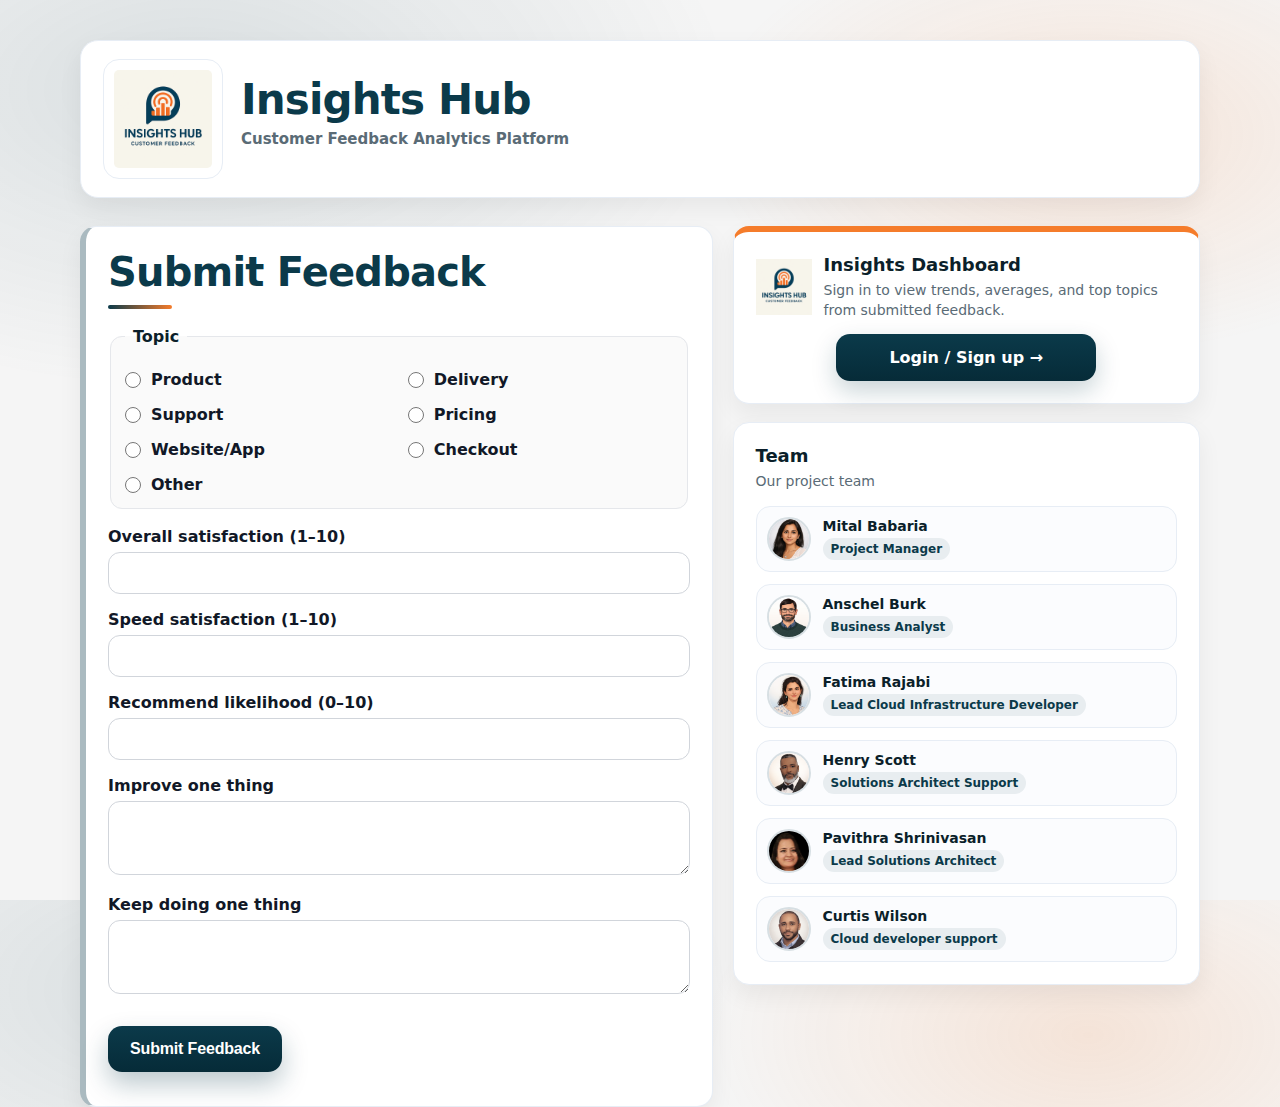
<file: frontend/survey-form/feedback.html>
<!doctype html>
<html lang="en">

<head>
    <meta charset="UTF-8" />
    <title>Feedback</title>
    <link rel="stylesheet" href="styles.css?v=4">
</head>

<body>
    <main class="landing">
        <!-- Top brand bar -->
        <!-- Top brand header -->
        <header class="brand-header">
            <div class="brand-inner">
                <img src="Insights_Hub_Logo.png" alt="Insights Hub Logo" class="brand-header-logo" />
                <div class="brand-text">
                    <h1 class="brand-title">Insights Hub</h1>
                    <p class="brand-tagline">Customer Feedback Analytics Platform</p>
                </div>
            </div>
        </header>


        <section class="landing-grid">
            <!-- LEFT: your existing form card (unchanged fields/ids) -->
            <section class="card">
                <h1 class="page-title">Submit Feedback</h1>

                <form id="feedback-form">
                    <fieldset class="topic-group">
                        <legend>Topic</legend>

                        <label><input type="radio" name="topic" value="Product" required> Product</label>
                        <label><input type="radio" name="topic" value="Delivery"> Delivery</label>
                        <label><input type="radio" name="topic" value="Support"> Support</label>

                        <label><input type="radio" name="topic" value="Pricing"> Pricing</label>
                        <label><input type="radio" name="topic" value="App/Website"> Website/App</label>
                        <label><input type="radio" name="topic" value="Checkout"> Checkout</label>

                        <label><input type="radio" name="topic" value="Other"> Other</label>
                    </fieldset>

                    <p>
                        <label for="overall_satisfaction">Overall satisfaction (1–10)</label>
                        <input id="overall_satisfaction" name="overall_satisfaction" type="number" min="1" max="10"
                            required>
                    </p>

                    <p>
                        <label for="speed_satisfaction">Speed satisfaction (1–10)</label>
                        <input id="speed_satisfaction" name="speed_satisfaction" type="number" min="1" max="10"
                            required>
                    </p>

                    <p>
                        <label for="recommend_likelihood">Recommend likelihood (0–10)</label>
                        <input id="recommend_likelihood" name="recommend_likelihood" type="number" min="0" max="10"
                            required>
                    </p>

                    <p>
                        <label for="improve_one_thing">Improve one thing</label>
                        <textarea id="improve_one_thing" name="improve_one_thing" rows="3"></textarea>
                    </p>

                    <p>
                        <label for="keep_doing_one_thing">Keep doing one thing</label>
                        <textarea id="keep_doing_one_thing" name="keep_doing_one_thing" rows="3"></textarea>
                    </p>

                    <button type="submit" class="btn-submit">
                        Submit Feedback
                    </button>

                </form>

                <p id="status"></p>
            </section>

            <!-- RIGHT: Insights + Team -->
            <aside class="stack">
                <section class="card card-accent">
                    <div class="insights-hero">
                        <img class="insights-logo" src="Insights_Hub_Logo.png" alt="Insights Hub">
                        <div>
                            <h2 class="side-title">Insights Dashboard</h2>
                            <p class="side-subtitle">Sign in to view trends, averages, and top topics from submitted
                                feedback.</p>
                        </div>
                    </div>

                    <a class="btn-secondary" href="insights.html">Login / Sign up →</a>

                </section>

                <section class="card">
                    <h2 class="side-title">Team</h2>
                    <p class="side-subtitle">Our project team</p>

                    <div class="team-grid">
                        <div class="member">
                            <img src="team/member1.png" alt="Member 1" class="avatar">
                            <div>
                                <div class="member-name">Mital Babaria</div>
                                <div class="member-role">Project Manager</div>
                            </div>
                        </div>

                        <div class="member">
                            <img src="team/member2.png" alt="Member 2" class="avatar">
                            <div>
                                <div class="member-name">Anschel Burk</div>
                                <div class="member-role">Business Analyst</div>
                            </div>
                        </div>

                        <div class="member">
                            <img src="team/member3.png" alt="Member 3" class="avatar">
                            <div>
                                <div class="member-name">Fatima Rajabi</div>
                                <div class="member-role">Lead Cloud Infrastructure Developer</div>
                            </div>
                        </div>

                        <div class="member">
                            <img src="team/member4.png" alt="Member 4" class="avatar">
                            <div>
                                <div class="member-name">Henry Scott</div>
                                <div class="member-role">Solutions Architect Support </div>
                            </div>
                        </div>

                        <div class="member">
                            <img src="team/member5.png" alt="Member 5" class="avatar">
                            <div>
                                <div class="member-name">Pavithra Shrinivasan</div>
                                <div class="member-role">Lead Solutions Architect</div>
                            </div>
                        </div>

                        <div class="member">
                            <img src="team/member6.png" alt="Member 6" class="avatar">
                            <div>
                                <div class="member-name">Curtis Wilson</div>
                                <div class="member-role">Cloud developer support</div>
                            </div>
                        </div>
                    </div>


                </section>
            </aside>
        </section>

    </main>

    <!-- ✅ YOUR ORIGINAL SCRIPT (unchanged) -->
    <script>
        const API_URL = "https://vexh39kin7.execute-api.us-east-2.amazonaws.com/demo/feedback";

        const form = document.getElementById("feedback-form");
        const statusEl = document.getElementById("status");

        form.addEventListener("submit", async (e) => {
            e.preventDefault();
            statusEl.textContent = "Submitting...";

            const payload = {
                survey_version: "short_v1",
                ratings: {
                    overall_satisfaction: parseInt(form.overall_satisfaction.value, 10),
                    speed_satisfaction: parseInt(form.speed_satisfaction.value, 10),
                    recommend_likelihood: parseInt(form.recommend_likelihood.value, 10)
                },
                open_text: {
                    improve_one_thing: form.improve_one_thing.value || "-",
                    keep_doing_one_thing: form.keep_doing_one_thing.value || "-"
                },

                topic: form.querySelector('input[name="topic"]:checked')?.value,
                metadata: {
                    page: "feedback",
                    user_agent: navigator.userAgent,
                    locale: navigator.language,
                    source: "web"
                }
            };

            try {
                const res = await fetch(API_URL, {
                    method: "POST",
                    headers: { "Content-Type": "application/json" },
                    body: JSON.stringify(payload)
                });

                if (!res.ok) {
                    const txt = await res.text().catch(() => "");
                    throw new Error(txt || "Request failed");
                }

                statusEl.textContent = "Submitted successfully ✅";
                form.reset();

            } catch (err) {
                console.error(err);
                statusEl.textContent = "Error submitting feedback";
            }
        });
    </script>
</body>


</html>
</file>
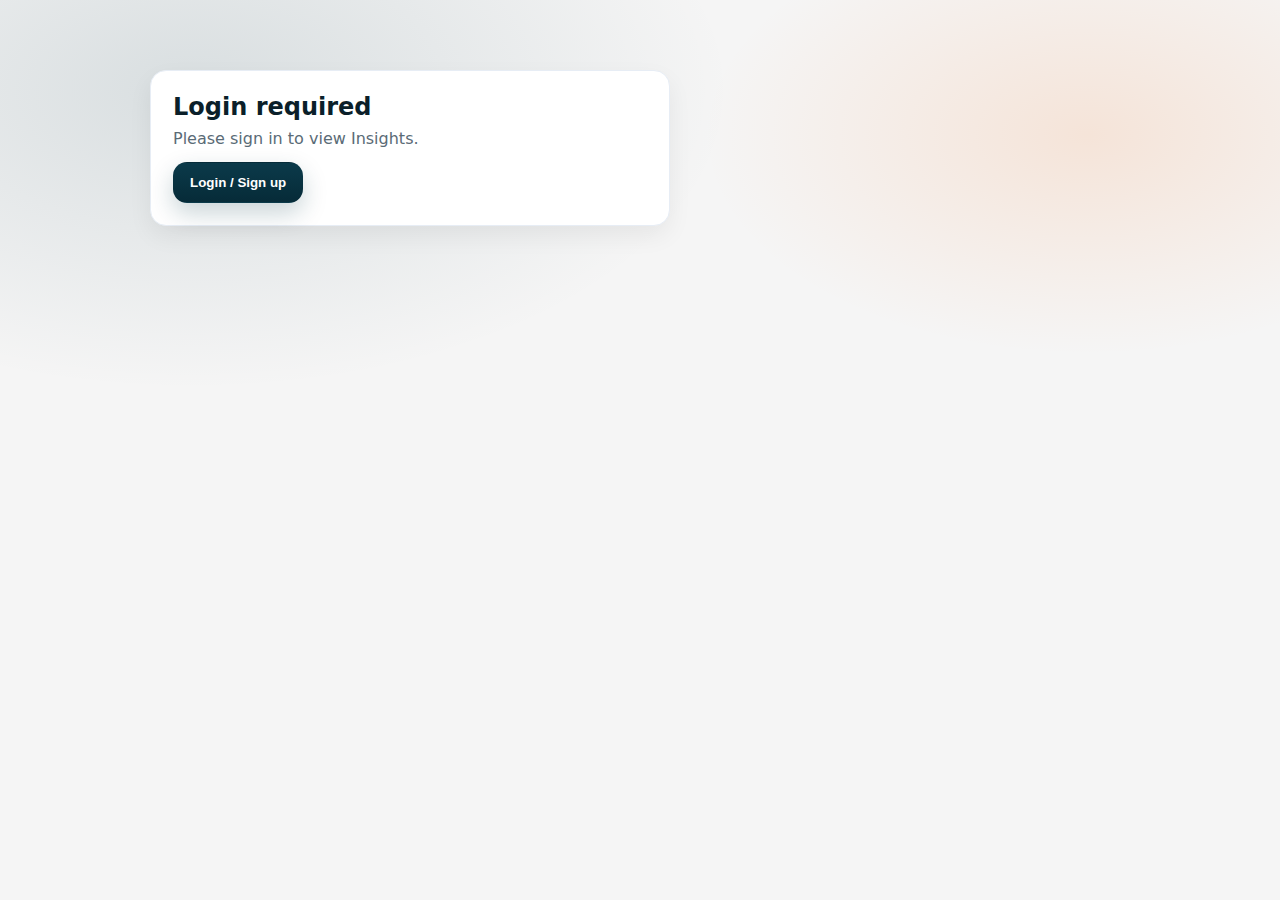
<file: frontend/survey-form/insights.html>
<!doctype html>
<html lang="en">

<head>
    <meta charset="UTF-8" />
    <title>Insights</title>
    <link rel="stylesheet" href="styles.css?v=4">
    <!-- <link rel="icon" href="data:,"> -->
    <link rel="icon" href="data:," />
    <link rel="shortcut icon" href="data:," />



    <style>
        /* Question hover effect */
        .pill {
            transition: transform .15s ease, box-shadow .15s ease, background .15s ease;
            cursor: pointer;
        }

        .pill:hover {
            transform: translateY(-2px);
            background: #000;
            box-shadow: 0 8px 20px rgba(0, 0, 0, 0.25);
        }

        .pill:active {
            transform: translateY(0);
            box-shadow: 0 4px 10px rgba(0, 0, 0, 0.2);
        }

        /* Clear chat at bottom */
        .chat-actions {
            display: flex;
            justify-content: flex-end;
            margin-top: 14px;
        }
    </style>
</head>

<body>
    <main class="app">

        <!-- Top bar -->
        <header class="topbar">
            <button id="logoutBtn" class="btn btn-ghost" style="display:none;">Logout</button>
        </header>

        <!-- AUTH GATE -->
        <section id="authGate" class="auth-gate">
            <div class="card auth-card">
                <h2>Login required</h2>
                <p>Please sign in to view Insights.</p>
                <button id="loginBtn" class="btn btn-primary">Login / Sign up</button>
            </div>
        </section>

        <!-- INSIGHTS APP -->
        <section id="insightsApp">
            <h1 class="page-heading">Feedback Insights</h1>

            <!-- Chat -->
            <div class="chat card">
                <div id="messages" class="messages"></div>

                <div class="quick">
                    <button class="q pill" data-qid="row_count">How many feedback responses?</button>
                    <button class="q pill" data-qid="avg_overall_satisfaction">What’s the avg satisfaction?</button>
                    <button class="q pill" data-qid="avg_recommend_likelihood">What’s the avg recommend score?</button>
                    <button class="q pill" data-qid="top_topics">What are the top topics?</button>
                </div>

                <!-- Clear chat moved here -->
                <div class="chat-actions">
                    <button id="clear" type="button" class="btn btn-primary">Clear Chat</button>
                </div>
            </div>

            <!-- Dashboard -->
            <div class="card dashboard-card" style="margin-top:16px;">
                <div class="dash-head">
                    <h2 class="dashboard-title">Dashboard</h2>
                    <p id="qsError" class="qs-error" style="display:none;"></p>
                </div>

                <iframe id="qsFrame" class="qs-frame" title="QuickSight Dashboard" allowfullscreen></iframe>
            </div>

            <div class="footer-links">
                <a href="feedback.html">← Back to Feedback</a>
            </div>
        </section>

    </main>

    <script>
        // ================= CONFIG =================
        const COGNITO_DOMAIN = "https://us-east-2vxc7iihvb.auth.us-east-2.amazoncognito.com";
        const CLIENT_ID = "2n7vod6u436mol6ihpdokm3313";
        const REDIRECT_URI = "https://d210uwax0fmibn.cloudfront.net/insights.html";
        const LOGOUT_REDIRECT = "https://d210uwax0fmibn.cloudfront.net/index.html";
        const SCOPE = "openid email";

        const QS_EMBED_URL = "https://vexh39kin7.execute-api.us-east-2.amazonaws.com/demo/qs-embed";
        const INSIGHTS_URL = "https://vexh39kin7.execute-api.us-east-2.amazonaws.com/demo/insights";
        const DEFAULT_DAYS = 30;

        // ================= AUTH =================
        function setUIAuthed(isAuthed) {
            authGate.style.display = isAuthed ? "none" : "block";
            insightsApp.style.display = isAuthed ? "block" : "none";
            logoutBtn.style.display = isAuthed ? "inline-block" : "none";
        }

        function getSession() {
            try {
                const s = JSON.parse(localStorage.getItem("insights_auth"));
                return s?.id_token ? s : null;
            } catch {
                return null;
            }
        }


        function base64UrlEncode(bytes) {
            return btoa(String.fromCharCode(...new Uint8Array(bytes)))
                .replace(/\+/g, "-")
                .replace(/\//g, "_")
                .replace(/=+$/, "");
        }

        async function sha256(text) {
            const data = new TextEncoder().encode(text);
            return await crypto.subtle.digest("SHA-256", data);
        }


        async function startLogin() {
            const verifier = crypto.randomUUID() + crypto.randomUUID(); // longer verifier
            localStorage.setItem("pkce_verifier", verifier);

            const hashed = await sha256(verifier);
            const challenge = base64UrlEncode(hashed);

            window.location.href =
                `${COGNITO_DOMAIN}/oauth2/authorize` +
                `?client_id=${CLIENT_ID}` +
                `&response_type=code` +
                `&scope=${encodeURIComponent(SCOPE)}` +
                `&redirect_uri=${encodeURIComponent(REDIRECT_URI)}` +
                `&code_challenge=${challenge}` +
                `&code_challenge_method=S256`;
        }



        async function exchangeCodeForTokens(code) {
            const verifier = localStorage.getItem("pkce_verifier");
            if (!verifier) throw new Error("Missing PKCE verifier. Please try again.");

            const body = new URLSearchParams({
                grant_type: "authorization_code",
                client_id: CLIENT_ID,
                code,
                redirect_uri: REDIRECT_URI,
                code_verifier: verifier,
            });

            const res = await fetch(`${COGNITO_DOMAIN}/oauth2/token`, {
                method: "POST",
                headers: { "Content-Type": "application/x-www-form-urlencoded" },
                body,
            });

            const tokens = await res.json();

            // IMPORTANT: show the real error
            if (!res.ok || !tokens.id_token) {
                console.error("Token exchange failed:", tokens);
                localStorage.removeItem("insights_auth");
                localStorage.removeItem("pkce_verifier");
                throw new Error(tokens.error_description || tokens.error || "Token exchange failed");
            }

            localStorage.setItem("insights_auth", JSON.stringify(tokens));
            localStorage.removeItem("pkce_verifier");
        }



        // ================= DASHBOARD =================
        async function loadQuickSightDashboard() {
            const errEl = document.getElementById("qsError");
            const frame = document.getElementById("qsFrame");

            errEl.style.display = "block";
            errEl.textContent = "Loading dashboard...";

            try {
                const res = await fetch(QS_EMBED_URL);
                const data = await res.json();
                if (!data.ok) throw new Error(data.message);

                frame.src = data.embedUrl;

                setTimeout(loadQuickSightDashboard,
                    (data.expiresInMinutes - 5) * 60 * 1000);

                errEl.style.display = "none";
            } catch (e) {
                errEl.textContent = "Dashboard error: " + e.message;
            }
        }

        // ================= CHAT =================
        const messagesEl = document.getElementById("messages");
        const clearBtn = document.getElementById("clear");

        function addMsg(who, text) {
            const div = document.createElement("div");
            div.className = `msg ${who}`;
            div.textContent = text;
            messagesEl.appendChild(div);
            messagesEl.scrollTop = messagesEl.scrollHeight;
        }

        async function ask(qid) {
            if (!getSession()?.id_token) throw new Error("Login required");

            const res = await fetch(INSIGHTS_URL, {
                method: "POST",
                headers: { "Content-Type": "application/json" },
                body: JSON.stringify({
                    questionId: qid,
                    days: DEFAULT_DAYS,
                    environment: "all"
                })
            });

            const data = await res.json();
            if (!data.ok) throw new Error(data.message);
            return data;
        }

        function formatResult(qid, result) {
            if (!result || typeof result !== "object") return String(result ?? "");

            switch (qid) {
                case "row_count":
                    return `You have ${result.total_rows ?? 0} feedback responses.`;

                case "avg_overall_satisfaction": {
                    const avg = Number(result.avg_overall_satisfaction);
                    const n = result.sample_size ?? result.total_rows ?? "";
                    const avgText = Number.isFinite(avg) ? avg.toFixed(2) : "N/A";
                    return `Average satisfaction: ${avgText}${n !== "" ? ` (based on ${n} responses)` : ""}.`;
                }

                case "avg_recommend_likelihood": {
                    const avg = Number(result.avg_recommend_likelihood);
                    const n = result.sample_size ?? result.total_rows ?? "";
                    const avgText = Number.isFinite(avg) ? avg.toFixed(2) : "N/A";
                    return `Average recommend score: ${avgText}${n !== "" ? ` (based on ${n} responses)` : ""}.`;
                }

                case "top_topics": {
                    // Works with BOTH shapes:
                    // 1) result = { top_topics: [...] }
                    // 2) result = [ ... ]
                    const topics = Array.isArray(result)
                        ? result
                        : Array.isArray(result.top_topics)
                            ? result.top_topics
                            : [];

                    if (topics.length === 0) return "No topics found for this period.";

                    const total = topics.reduce((sum, t) => sum + (Number(t.count) || 0), 0);

                    const lines = topics.map((t, i) => {
                        const name = t?.topic ?? "Unknown";
                        const count = Number(t?.count) || 0;
                        const pct = total ? Math.round((count / total) * 100) : 0;
                        return `${i + 1}) ${name} — ${count} (${pct}%)`;
                    });

                    const top1 = topics[0];
                    const top1Name = top1?.topic ?? "Unknown";
                    const top1Count = Number(top1?.count) || 0;
                    const top1Pct = total ? Math.round((top1Count / total) * 100) : 0;

                    return (
                        `Top topics (last ${DEFAULT_DAYS} days):\n` +
                        lines.join("\n") +
                        `\n\nTakeaway: "${top1Name}" is the most common theme (${top1Count}/${total}, ${top1Pct}%).`
                    );
                }

                default:
                    return "Done. (No formatter yet for this question.)";
            }
        }


        function wireChat() {
            document.querySelectorAll(".q").forEach(btn => {
                btn.onclick = async () => {
                    addMsg("user", btn.textContent);
                    addMsg("bot", "Thinking...");
                    const thinking = messagesEl.lastChild;

                    try {
                        const d = await ask(btn.dataset.qid);

                        // Optional: debug in console, not in UI
                        console.log("INSIGHTS RESULT:", d.result);

                        // ✅ Human-readable output
                        thinking.textContent = formatResult(btn.dataset.qid, d.result);
                    } catch (e) {
                        thinking.textContent = "Error: " + e.message;
                    }
                };
            });

            clearBtn.onclick = () => {
                messagesEl.innerHTML = "";
                addMsg("bot", "Hi! Pick a question below.");
            };

            addMsg("bot", "Hi! Pick a question below.");
        }

        // ================= BOOT =================
        (async function init() {
            const url = new URL(location.href);
            const code = url.searchParams.get("code");

            if (code) {
                try {
                    await exchangeCodeForTokens(code);
                    url.searchParams.delete("code");
                    history.replaceState({}, "", url.toString());
                } catch (e) {
                    alert("Login failed: " + e.message);
                    // Clean up so it doesn't keep trying with the same bad code
                    url.searchParams.delete("code");
                    history.replaceState({}, "", url.toString());
                }
            }



            const authed = !!getSession()?.id_token;
            setUIAuthed(authed);

            loginBtn.onclick = () => startLogin().catch(e => alert(e.message));

            logoutBtn.onclick = () => {
                localStorage.removeItem("insights_auth");
                qsFrame.src = "about:blank";
                window.location.href =
                    `${COGNITO_DOMAIN}/logout?client_id=${CLIENT_ID}&logout_uri=${encodeURIComponent(LOGOUT_REDIRECT)}`;
            };

            if (authed) {
                wireChat();
                loadQuickSightDashboard();
            }
        })();
    </script>

</body>

</html>
</file>
<file: frontend/survey-form/styles.css>
/* =========================
   Insights Hub - Shared Theme
   ========================= */
:root{
  --bg: #f5f5f5;
  --card: #ffffff;
  --text: #0b1f2a;
  --muted: #5a6b76;
  --border: #e7edf5;

  --primary: #0b3a4a;  /* teal */
  --primary2: #062b38;
  --accent: #f57c2b;   /* orange */

  --shadow: 0 10px 25px rgba(0,0,0,0.06);
}

/* ===== Brand Header ===== */
.brand-header {
  margin-bottom: 28px;
}

.brand-inner {
  display: flex;
  align-items: center;
  gap: 18px;
  padding: 18px 22px;
  background: #ffffff;
  border-radius: 18px;
  border: 1px solid var(--border);
  box-shadow: var(--shadow);
}

.brand-header-logo {
  height: 120px;       
  width: auto;
  padding: 10px;
  border-radius: 16px;
  background: #fff;
  border: 1px solid var(--border);
}

.brand-text {
  display: flex;
  flex-direction: column;
}

.brand-title {
  margin: 0;
  font-size: 42px;
  font-weight: 900;
  color: var(--primary);
  letter-spacing: -0.02em;
}

.brand-tagline {
  margin-top: 6px;
  font-size: 15px;
  color: var(--muted);
  font-weight: 600;
}

*{ box-sizing: border-box; }
html, body{ height: 100%; }

body{
  margin: 0;
  font-family: system-ui, -apple-system, Segoe UI, Roboto, Arial, sans-serif;
  color: var(--text);
  padding: 40px 18px;

  background:
    radial-gradient(900px 500px at 15% 10%, rgba(11,58,74,0.12), transparent 60%),
    radial-gradient(700px 400px at 85% 15%, rgba(245,124,43,0.14), transparent 55%),
    var(--bg);
}

/* Shared building blocks */
.card{
  background: var(--card);
  border: 1px solid var(--border);
  border-radius: 16px;
  padding: 22px;
  box-shadow: var(--shadow);
}

a{
  color: var(--primary);
  text-decoration: none;
  font-weight: 800;
}
a:hover{ text-decoration: underline; }

label{
  font-weight: 800;
  color: #111827;
}

input, textarea, select{
  width: 100%;
  margin-top: 6px;
  padding: 12px;
  border: 1px solid #d1d5db;
  border-radius: 12px;
  background: #fff;
  font-size: 14px;
}

input:focus, textarea:focus, select:focus{
  outline: none;
  border-color: rgba(11,58,74,0.45);
  box-shadow: 0 0 0 4px rgba(11,58,74,0.10);
}

/* Buttons */
.btn{
  display:inline-flex;
  align-items:center;
  justify-content:center;
  gap: 8px;
  border-radius: 14px;
  padding: 12px 16px;
  border: 1px solid transparent;
  cursor: pointer;
  font-weight: 900;
}

.btn-primary{
  color:#fff;
  background: linear-gradient(180deg, var(--primary), var(--primary2));
  box-shadow: 0 10px 24px rgba(11,58,74,0.22);
  transition: transform .15s ease, box-shadow .15s ease, filter .15s ease;
}
.btn-primary:hover{
  transform: translateY(-2px);
  box-shadow: 0 16px 32px rgba(11,58,74,0.32);
  filter: brightness(1.02);
}

.btn-ghost{
  background: #fff;
  border-color: var(--border);
  color: var(--primary);
}
.btn-ghost:hover{
  background: rgba(11,58,74,0.05);
}

/* =========================
   Feedback page (Landing)
   ========================= */
.landing{
  max-width: 1120px;
  margin: 0 auto;
  padding: 0;
}

.brandbar{
  display:flex;
  align-items:center;
  margin-bottom: 16px;
}
.brand-logo{
  height: 54px;
  width: auto;
  display:block;
  padding: 8px 10px;
  border-radius: 12px;
  background: #ffffff;
  border: 1px solid var(--border);
  box-shadow: 0 6px 18px rgba(0,0,0,0.05);
}

.landing-grid{
  display:grid;
  grid-template-columns: 1.15fr 0.85fr;
  gap: 20px;
  align-items:start;
}

.page-title{
  text-align:left;
  margin: 0 0 18px;
  font-size: 40px;
  letter-spacing: -0.02em;
  color: var(--primary);
}
.page-title::after{
  content:"";
  display:block;
  width: 64px;
  height: 4px;
  margin-top: 10px;
  border-radius: 999px;
  background: linear-gradient(90deg, var(--primary), var(--accent));
}

.landing-grid > section.card{
  border-left: 6px solid rgba(11,58,74,0.35);
}

/* Make original form styling stay inside card nicely */
.landing .card form{
  max-width: none;
  margin: 0;
  padding: 0;
  border: none;
  box-shadow: none;
  background: transparent;
}

.topic-group{
  border: 1px solid #e5e7eb;
  border-radius: 12px;
  padding: 14px;
  margin-bottom: 18px;
  background: #fafafa;
}
.topic-group legend{
  font-weight: 900;
  padding: 0 8px;
}
.topic-group label{
  display:flex;
  align-items:center;
  gap:10px;
  font-weight: 600;
  margin: 10px 0 0;
}
.topic-group input[type="radio"]{
  width: 16px;
  height: 16px;
  margin: 0;
}
.topic-group input[type="radio"]:checked{
  accent-color: var(--primary);
}
@media (min-width: 640px){
  .topic-group{
    display:grid;
    grid-template-columns: repeat(2, minmax(0,1fr));
    column-gap: 18px;
    row-gap: 6px;
  }
  .topic-group legend{ grid-column: 1 / -1; }
}

.stack{
  display:flex;
  flex-direction:column;
  gap: 18px;
}
.card-accent{
  border-top: 6px solid var(--accent);
}

.btn-secondary{
  /* for your landing Insights button (anchor styled like a button) */
  display:flex;
  align-items:center;
  justify-content:center;
  text-decoration:none;
  color:#fff;
  font-weight: 900;

  width: auto;
  min-width: 220px;
  max-width: 260px;
  margin: 14px auto 0;

  padding: 14px 16px;
  border-radius: 14px;
  background: linear-gradient(180deg, var(--primary), var(--primary2));
  box-shadow: 0 10px 24px rgba(11,58,74,0.22);
  transition: transform .15s ease, box-shadow .15s ease, filter .15s ease;
}
.btn-secondary:hover{
  transform: translateY(-2px);
  box-shadow: 0 16px 32px rgba(11,58,74,0.32);
  filter: brightness(1.02);
}

.insights-hero{
  display:flex;
  gap: 12px;
  align-items:center;
}
.insights-logo{
  height: 56px;
  width: auto;
}
.side-title{
  margin: 0;
  font-size: 18px;
}
.side-subtitle{
  margin: 6px 0 0;
  color: var(--muted);
  font-size: 14px;
  line-height: 1.4;
}
.side-note{
  margin: 10px 0 0;
  color: var(--muted);
  font-size: 12px;
}

.team-grid{
  display:grid;
  grid-template-columns: 1fr;
  gap: 12px;
  margin-top: 14px;
}
.member{
  display:flex;
  gap: 12px;
  align-items:center;
  padding: 10px;
  border: 1px solid var(--border);
  border-radius: 14px;
  background: #fbfcfe;
}
.avatar{
  width: 44px;
  height: 44px;
  border-radius: 999px;
  object-fit: cover;
  border: 2px solid rgba(11,58,74,.15);
}
.member-name{
  font-weight: 900;
  font-size: 14px;
}
.member-role{
  display:inline-block;
  margin-top: 4px;
  padding: 4px 8px;
  border-radius: 999px;
  background: rgba(11,58,74,0.08);
  color: var(--primary);
  font-weight: 800;
  font-size: 12px;
}
.tiny-note{
  margin: 12px 0 0;
  color: var(--muted);
  font-size: 12px;
}
.tiny-note code{
  background: #f1f5f9;
  padding: 2px 6px;
  border-radius: 8px;
}

#status{
  margin: 12px 0 0;
  text-align: center;
  font-weight: 900;
}

/* Responsive */
@media (max-width: 900px){
  .landing-grid{ grid-template-columns: 1fr; }
  .brand-logo{ height: 46px; }
}

/* =========================
   Insights page
   ========================= */

   
.app{
  max-width: 980px;
  margin: 0 auto;
  padding: 0;
}

.topbar{
  display:flex;
  align-items:center;
  justify-content:space-between;
  margin-bottom: 18px;
}

.brand{
  display:flex;
  align-items:center;
}

.page-heading{
  text-align:center;
  margin: 0 0 18px;
  font-size: 40px;
  letter-spacing: -0.02em;
  color: var(--primary);
}

/* ---- Dashboard block (NEW) ---- */
.dashboard-card{
  margin: 0 auto 14px;
  padding: 18px;
}

.dashboard-title{
  margin: 0 0 10px 0;
  font-size: 18px;
  font-weight: 900;
  color: var(--primary);
  letter-spacing: -0.01em;
}

.qs-frame{
  width: 100%;
  height: 800px;
  border: 1px solid #e5e7eb;
  border-radius: 14px;
  background: #ffffff;
  box-shadow: 0 10px 18px rgba(0,0,0,0.04);
}

.qs-error{
  margin-top: 10px;
  font-weight: 800;
  font-size: 13px;
  color: var(--muted);
  display: none;
}
.qs-error.is-error{
  color: #b00020;
  display: block;
}
.qs-error.is-loading{
  color: var(--muted);
  display: block;
}

/* Auth gate */
.auth-gate{
  display:flex;
  justify-content:center;
  margin-top: 30px;
}
.auth-card{
  max-width: 520px;
  text-align: left;
}
.auth-card h2{ margin: 0 0 8px; }
.auth-card p{ margin: 0 0 14px; color: var(--muted); }

/* Controls row */
.controls{
  display:flex;
  gap: 12px;
  align-items:flex-end;
  justify-content:space-between;
  margin: 0 auto 14px;
}
.field{
  flex: 1;
  min-width: 240px;
}
.field span{
  display:block;
  margin-bottom: 6px;
  color: #111827;
  font-weight: 900;
}
#clear{
  min-width: 170px;
  height: 44px;
}

/* Chat */
.chat{
  margin: 0 auto;
}
.messages{
  height: 420px;
  overflow:auto;
  padding: 14px;
  background: #fafafa;
  border: 1px solid #e5e7eb;
  border-radius: 14px;

  display:flex;
  flex-direction:column;
  gap: 10px;
}

.msg{
  max-width: 85%;
  padding: 10px 12px;
  border-radius: 14px;
  white-space: pre-wrap;
  word-break: break-word;
  line-height: 1.35;
  font-size: 14.5px;
}

.msg.user{
  align-self:flex-end;
  background: linear-gradient(180deg, var(--primary), var(--primary2));
  color:#fff;
}

.msg.bot{
  align-self:flex-start;
  background:#fff;
  border: 1px solid #e5e7eb;
  color: #111827;
}

/* Quick question pills */
.quick{
  display:flex;
  flex-wrap:wrap;
  gap: 10px;
  margin-top: 12px;
}

.pill{
  width: auto;
  padding: 10px 14px;
  border-radius: 999px;
  background: #0b1220;
  color: #fff;
  border: none;
  font-weight: 900;
  font-size: 14px;
}
.pill:hover{ background: #000; }

/* bottom links */
.footer-links{
  max-width: 980px;
  margin: 14px auto 0;
  text-align:center;
}

/* Mobile */
@media (max-width: 700px){
  body{ padding: 24px 14px; }
  .controls{ flex-direction:column; align-items:stretch; }
  #clear{ width: 100%; }
  .page-heading{ font-size: 34px; }

  .qs-frame{
    height: 620px;
  }
}

.site-header{
  max-width: 1120px;
  margin: 0 auto 24px;
}

.header-inner{
  display: flex;
  align-items: center;
  gap: 14px;
  padding: 14px 18px;
  background: #ffffff;
  border-radius: 16px;
  border: 1px solid var(--border);
  box-shadow: var(--shadow);
}

.site-logo{
  height: 52px;
  width: auto;
}

.brand-name{
  font-size: 20px;
  font-weight: 900;
  color: var(--primary);
  letter-spacing: -0.02em;
}

.btn-submit{
  display: inline-flex;
  align-items: center;
  justify-content: center;

  margin-top: 12px;
  padding: 14px 22px;

  border-radius: 14px;
  border: none;
  cursor: pointer;

  font-size: 16px;
  font-weight: 900;
  letter-spacing: -0.01em;

  color: #ffffff;
  background: linear-gradient(
    180deg,
    var(--primary),
    var(--primary2)
  );

  box-shadow: 0 12px 26px rgba(11,58,74,0.28);
  transition:
    transform 0.15s ease,
    box-shadow 0.15s ease,
    filter 0.15s ease;
}

.btn-submit:hover{
  transform: translateY(-2px);
  box-shadow: 0 18px 36px rgba(11,58,74,0.38);
  filter: brightness(1.03);
}

.btn-submit:active{
  transform: translateY(0);
  box-shadow: 0 8px 18px rgba(11,58,74,0.25);
}
.msg { white-space: pre-wrap; }
</file>
